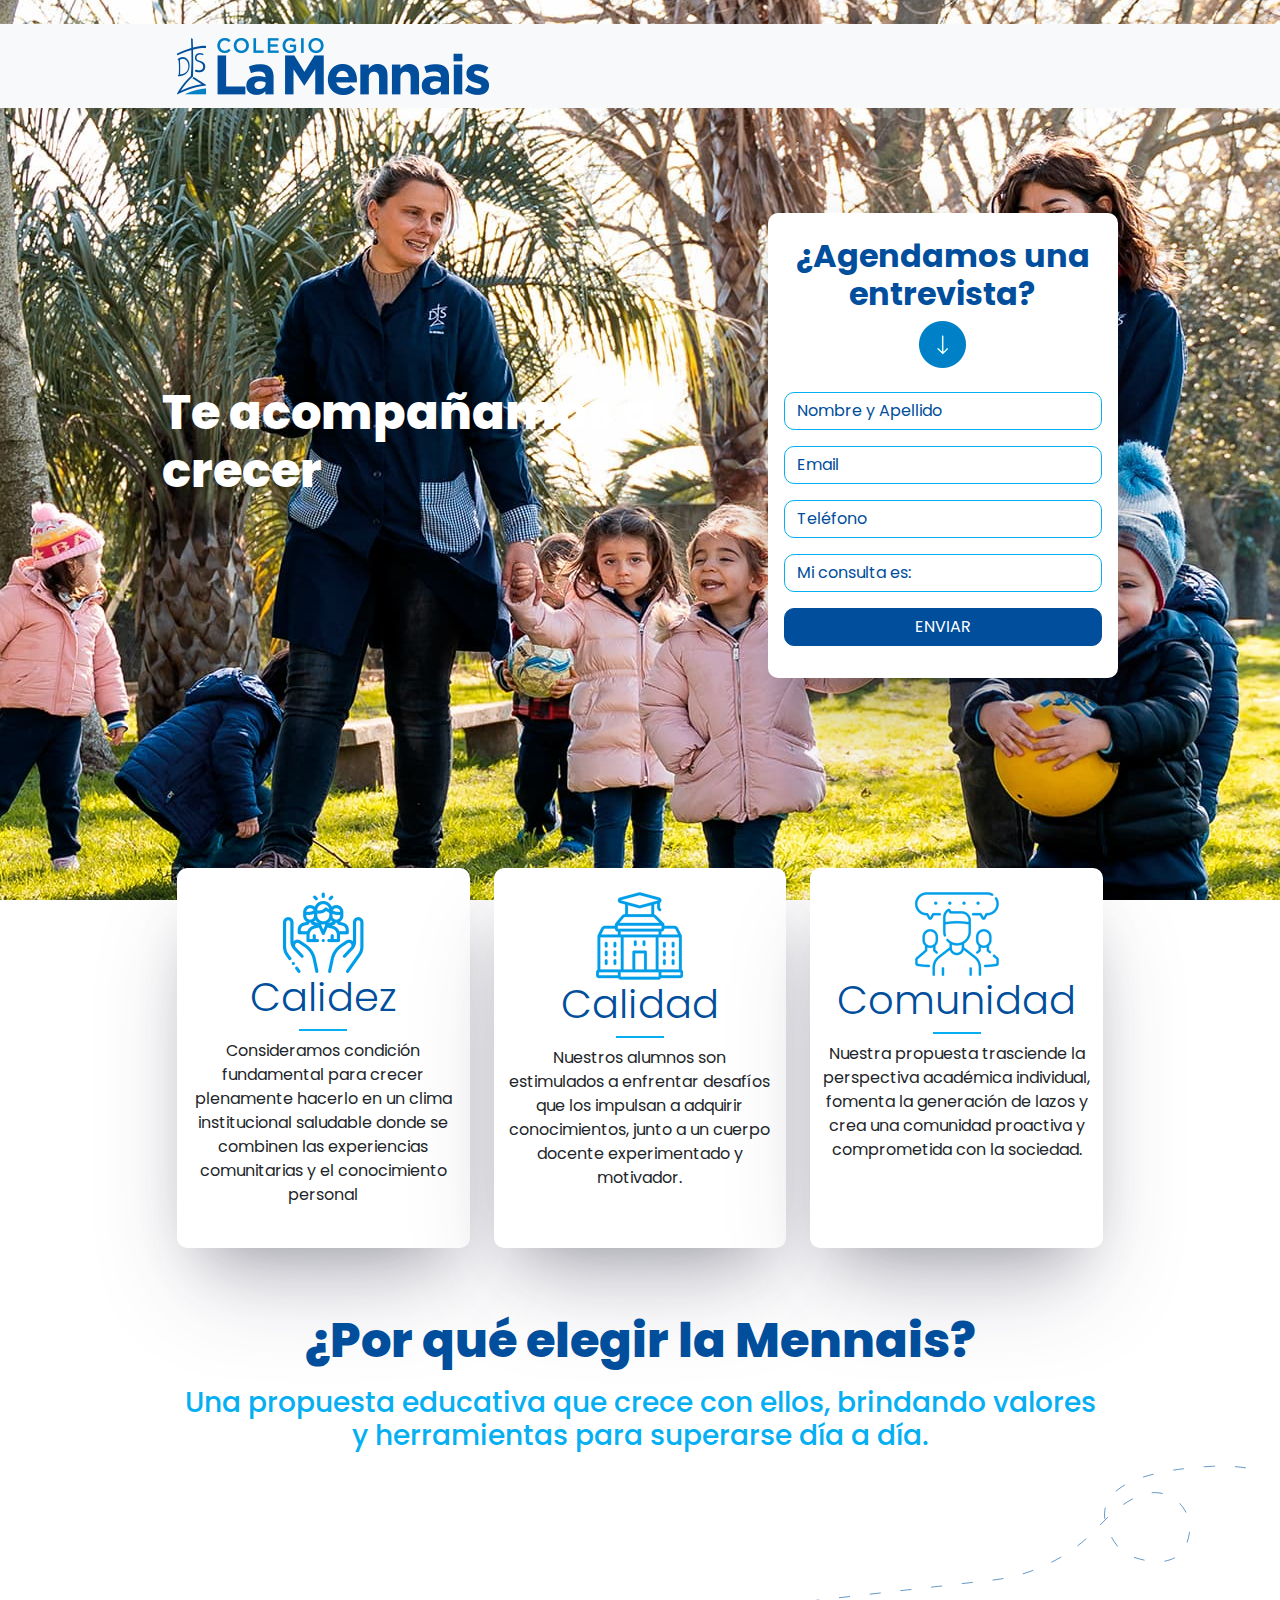
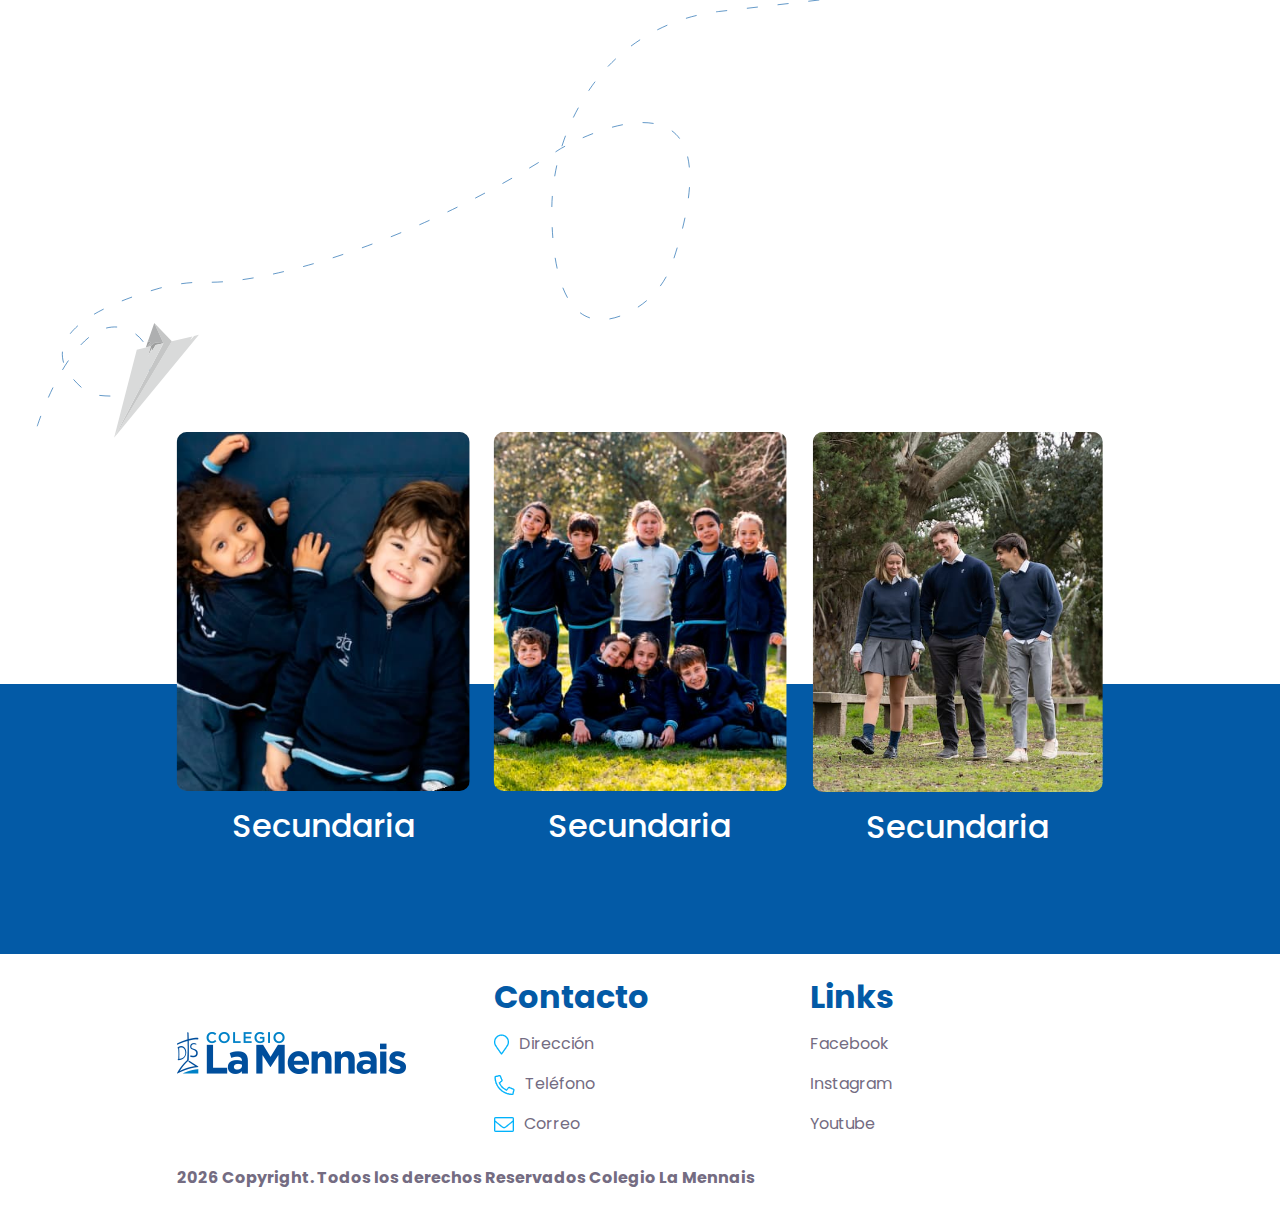
<file: index.html>
<!DOCTYPE html>
<html lang="es">

<head>
	<meta charset="UTF-8" />
	<meta http-equiv="X-UA-Compatible" content="IE=edge" />
	<meta name="viewport" content="width=device-width, initial-scale=1.0" />
	<link rel="stylesheet" href="./css/bootstrap.min.css" />
	<link rel="stylesheet" href="./css/styles.css" />
	<link rel="preconnect" href="https://fonts.googleapis.com">
	<link rel="preconnect" href="https://fonts.gstatic.com" crossorigin>
	<link href="https://fonts.googleapis.com/css2?family=Poppins:ital,wght@0,300;0,400;0,700;0,800;1,700;1,800&display=swap" rel="stylesheet">
	<title>La mennais</title>
</head>

<body>
	<!-- HEADER -->
	<header class="header">
		<!-- This div is  intentionally blank. It creates the transparent black overlay over the video which you can modify in the CSS -->
		<div class="overlay"></div>
		<video playsinline="playsinline" autoplay="autoplay" muted="muted" loop="loop" poster="./assets/HomeImagen.jpg">
		  <source src="http://patricio.com.uy/videoalianza/alianza.mp4" type="video/mp4">
		</video>
	</br>
	<!-- Barra de navegación -->
	<nav class="navbar navbar-light bg-light">
		<div class="container" style="max-width: 950px;">
			<a class="navbar-brand" href="#">
				<img src="./assets/Logo-Head.png" alt="logo-la-mennais" class="d-inline-block align-text-top">
			</a>
		</div>
	</nav>

	<!-- Conteneder de formulario y título -->
	<div id="content__header" class="container form__container d-flex align-items-center w-8">

		<div class="row">
			<!-- Columna 1 -->
			<div class="col-sm-12 col-md-7 d-flex flex-row justify-content-center align-items-center">
				<div id="title__main" class="d-flex flex-row justify-content-center">
					<h2 id="title" class="text-white">Te acompañamos a crecer</h2>
				</div>
			</div>
			<!-- Fin Columna 1 -->

			<!-- Columna 2 -->
			<div class="col-sm-12 col-md-5  d-flex flex-row justify-content-end align-items-center">
				<div class="card form__contact">
					<header class="card-header bg-transparent text-center" style="border-bottom: 0;">
						<h2 class="title__Two">¿Agendamos una entrevista?</h1>
							<div class="container">
								<img src="./assets/Scroll-down.png" alt="Scroll down"
									class="d-inline-block align-text-top">
							</div>
					</header>
					<div class="card-body">
						<form method="POST" action="./mail.php">
							<div class="mb-3">
								<input 
								aria-describedby="ayudaNombre"
								id="inpuntNombre" 
								name="fullName"
								placeholder="Nombre y Apellido" 
								required
								type="text" class="form-control"
								>
							</div>
							<div class="mb-3">
								<input 
								aria-describedby="ayudaEmail"
								class="form-control" 
								id="inputEmail"
								name="email"
								placeholder="Email" 
								required
								type="email" 
								>
							</div>
							<div class="mb-3">
								<input 
								aria-describedby="ayudaTelefono"
								class="form-control" 
								id="inputTelefono"
								name="telf" 
								placeholder="Teléfono" 
								required	
								type="tel" 
								>
							</div>
							<div class="mb-3">
							<input 
								class="form-control"
								id="inputMensaje"
								name="mensaje" 
								placeholder="Mi consulta es:" 
								required
								type="text"
								autocomplete="off"
								>
							</div>
							<div class="d-flex justify-content-center">
								<button 
								   type="submit" 
								   class="btn btn-primary"
								   >
								   ENVIAR
								</button>
							</div>
						</form>
					</div>
				</div>
			</div>
			<!-- Fin Columna 2 -->
		</div>
	</header>

	<!-- CUERPO CONTENIDO PRINCIPAL -->
	<main class="container" style="max-width: 950px;">
		<!--FEATURES  -->
		<section>
			<canvas id="canvas-balloon" width="90" height="400" style="position: absolute; margin-top: 3rem; margin-left: -8rem;">
				Your browser does not support the HTML5 canvas tag.
			</canvas>
			<div class="row" style="margin-top: -3rem;">
				<div class="col-12 col-sm-12 col-md-4 py-3 d-flex flex-row justify-content-center align-items-center">
					<div class="card card__features">
						<div class="icon__contact-form">
							<img src="./assets/Calidez.png" alt="..." />
							<h3 id="title__features">Calidez</h3>
							<hr />
						</div>
						<p class="card-text text-center">
							Consideramos condición fundamental para crecer plenamente hacerlo en un clima institucional saludable donde se combinen las experiencias comunitarias y el conocimiento personal
						</p>
					</div>
				</div>
				<div class="col-12  col-sm-12 col-md-4 py-3 d-flex flex-row justify-content-center align-items-center">
					<div class="card card__features">
						<div class="icon__contact-form">
							<img src="./assets/Calidad.png" alt="..." />
							<h3 id="title__features">Calidad</h3>
							<hr />
						</div>
						<p class="card-text text-center">
							Nuestros alumnos son estimulados a enfrentar desafíos que los impulsan a adquirir conocimientos, junto a un cuerpo docente experimentado y motivador.
						</p>
					</div>
				</div>
				<div class="col-12  col-sm-12  col-md-4 py-3 d-flex flex-row justify-content-center align-items-center">
					<div class="card card__features">
						<div class="icon__contact-form">
							<img src="./assets/Comunidad.png" alt="..." />
							<h3 id="title__features">Comunidad</h3>
							<hr />
						</div>
						<p class="card-text text-center">
							Nuestra propuesta trasciende la perspectiva académica individual, fomenta la generación de lazos y crea una comunidad proactiva y comprometida con la sociedad.
						</p>
					</div>
				</div>
			</div>
		</section>

		<!-- WHY LA MENNAIS -->
		<section style="position: relative;">
		
			<!-- Airplane animation -->
				<svg viewBox="0 0 1920 1080" class="svgPath">
					<path
						id="planePath"
						class="planePath"
						d="M26.2,982.5c0,0,56.1-177.1,136-145.9
						c19.1,7.5,32.4,25.3,34.2,45.7c2.3,24.9-7.2,64-82.7,53.3c-13.4-1.9-27.5-16.7-36-27.2c-22-27.1-39.2-83.3,129.3-132.9
						c24.8-7.3,50.6-10.8,76.4-10.2c90.4,2.1,311.8-58.3,533.4-201.6c0,0,280.7-162.9,170,170.9c-10.8,32.7-34,59.8-64.7,75.4
						c-48.4,24.5-114.4,26.2-118.1-143.7c-1.6-72.3,20.6-141.4,60.9-198c44.8-62.9,114.5-103.4,191.2-112.2l414.2-47.5
						c61.3-7,118.2-35.5,160.2-80.7c33.4-36,77.4-68,114.5-42.3c16.8,11.7,25.7,32.1,22.8,52.3c-3.5,24.8-21.8,60.6-92.8,32.8
						c-12.6-4.9-22.9-22.6-28.8-34.8c-15.2-31.4-18.9-90.1,156.5-99.4c25.8-1.4,51.7,1.2,76.7,7.8"
					/>
					<!-- d="M-226 626c439,4 636,-213 934,-225 755,-31 602,769 1334,658 562,-86 668,-698 266,-908 -401,-210 -893,189 -632,630 260,441 747,121 1051,91 360,-36 889,179 889,179" -->
					<g id="plane">
						<polygon
							transform="scale(0.5)"
							class="fil1"
							points="-141,-10 199,0 -198,-72 -188,-61 -171,-57 -184,-57 "
						/>
						<polygon
							transform="scale(0.5)"
							class="fil2"
							points="199,0 -141,-10 -163,63 -123,9 "
						/>
						<polygon
							transform="scale(0.5)"
							class="fil3"
							points="-95,39 -113,32 -123,9 -163,63 -105,53 -108,45 -87,48 -90,45 -103,41 -94,41 "
						/>
						<path
							transform="scale(0.5)"
							class="fil4"
							d="M-87 48l-21 -3 3 8 19 -4 -1 -1zm-26 -16l18 7 -2 -1 32 -7 -29 1 11 -4 -24 -1 -16 -18 10 23zm10 9l13 4 -4 -4 -9 0z"
						/>
						<polygon
							transform="scale(0.5)"
							class="fil1"
							points="-83,28 -94,32 -65,31 -97,38 -86,49 -67,70 199,0 -123,9 -107,27 "
						/>
					</g>
					<!-- Define the motion path animation -->
					<animateMotion
						xlink:href="#plane"
						dur="9s"
						repeatCount="indefinite"
						rotate="auto"
					>
						<mpath xlink:href="#planePath" />
					</animateMotion>
				</svg>
			<!-- Airplane animation -->


			<div class="text-center mt-5 mb-3">
				<h3 class="title__Three">
					¿Por qué elegir la Mennais?
				</h3>
			</div>
			<div class="text-center color-light-blue">
				<h4 class="h3">
					Una propuesta educativa que crece con ellos, brindando valores y herramientas para superarse día a
					día.
				</h4>
			</div>			
				<iframe 
				width="560" 
				height="315" 
				src="https://www.youtube.com/embed/jy0mIluLCjk?rel=0" 
				title="YouTube video player" 
				frameborder="0" 
				class="mt-5 video-2 rounded iframe"
				allow="accelerometer; autoplay; clipboard-write; encrypted-media; gyroscope; picture-in-picture" 
				allowfullscreen></iframe>


			<div class="row mt-3">
				<div class="col-12 col-md-4 d-flex flex-row justify-content-center align-items-center">
					<div class="card card__levels bg-transparent is__mobile">
						<img src="./assets/01-Inicial.jpg" class="rounded card-img-top card__image__size" alt="img_inicial">
						<div class="card-body">
							<p class="h2 text-center text-white text-blue">
								Inicial
							</p>
						</div>
					</div>

					<div class="card__fx">
						<div class="card card__levels bg-transparent">
							<div class="card__fx_img">
								<img src="./assets/01-Inicial.jpg" class="rounded card-img-top card__image__size" alt="img_secundaria">
							</div>
							<div class="card-body">
								<p class="h2 text-center text-white text-blue">
									Secundaria
								</p>
								<!-- style="max-width: 293px; max-height: 360px;" -->
							</div>
							<div class="card__fx_details">
								<div class="card_fx_text">
									<p>
										Guiamos a los niños en el desarrollo de habilidades sociales y cognitivas que les permiten resolver situaciones cotidianas, demostrar sus emociones, ser tolerantes, trabajar colaborativamente y crecer en su dimensión espiritual. Atendemos a las capacidades individuales y estimulamos el desarrollo de las múltiples formas de inteligencia. Esto se realiza a través de una propuesta que aborda diferentes áreas: lengua, matemáticas, ciencias de la naturaleza, inglés, informática, expresión corporal y plástica, educación física, sensibilización musical, y catequesis. A través del juego, la música, trabajos gráficos y plásticos, los niños van experimentando la dimensión trascendente de su vida. Promovemos la capacidad de asombro, la contemplación de lo cotidiano y de la naturaleza.
									</p>
								</div>
							</div>
						</div>
					</div>





				</div>



				
				<div class="col-12 col-md-4 d-flex flex-row justify-content-center align-items-center">
					<div class="card card__levels bg-transparent is__mobile">
						<img src="./assets/02-Primaria.jpg" class="rounded card-img-top card__image__size" alt="img_primaria">
						<div class="card-body">
							<p class="h2 text-center text-white text-blue">
								Primaria
							</p>
						</div>
					</div>

					<div class="card__fx">
						<div class="card card__levels bg-transparent">
							<div class="card__fx_img">
								<img src="./assets/02-Primaria.jpg" class="rounded card-img-top card__image__size" alt="img_secundaria">
							</div>
							<div class="card-body">
								<p class="h2 text-center text-white text-blue">
									Secundaria
								</p>
								<!-- style="max-width: 293px; max-height: 360px;" -->
							</div>
							<div class="card__fx_details">
								<div class="card_fx_text">
									<p>
										Nuestra propuesta educativa es de carácter integral. Atiende todos los aspectos que el niño necesita para crecer en su dimensión física, espiritual e intelectual. Incentivamos un sólido desarrollo de la lectura, la escritura y el razonamiento lógico-matemático, la enseñanza del inglés con una importante carga horaria, así como la utilización de las herramientas que brindan las nuevas tecnologías de la información y comunicación. La educación física y la práctica deportiva son atendidas para el integral desarrollo de nuestros alumnos. La atención a los vínculos y la mirada trascendente de lo cotidiano a través de los espacios pastorales ayudan al crecimiento integral de nuestros niños.
									</p>
								</div>
							</div>
						</div>
					</div>



				</div>
				<div class="col-12 col-md-4 d-flex flex-row justify-content-center align-items-center">
					
					
					
					
					<div class="card card__levels bg-transparent is__mobile">
						<img src="./assets/03-Secundaria.jpg" class="rounded card-img-top card__image__size" alt="img_primaria">
						<div class="card-body">
							<p class="h2 text-center text-white text-blue">
								Secundaria
							</p>
						</div>
					</div>




					<div class="card__fx">
						<div class="card card__levels bg-transparent">
							<div class="card__fx_img">
								<img src="./assets/03-Secundaria.jpg" class="rounded card-img-top card__image__size" alt="img_secundaria">
							</div>
							<div class="card-body">
								<p class="h2 text-center text-white text-blue">
									Secundaria
								</p>
								<!-- style="max-width: 293px; max-height: 360px;" -->
							</div>
							<div class="card__fx_details">
								<div class="card_fx_text">
									<p>
										En las distintas asignaturas, propuestas y proyectos, estimulamos la investigación como herramienta indispensable para el futuro y para la transformación de la información en conocimiento. La apropiación del idioma Inglés como una segunda lengua, se logra no sólo a través de la preparación de exámenes internacionales, sino también en proyectos transversales y asignaturas en inglés. Ofrecemos una estructura de clases de apoyo a todos los alumnos, orientada al fortalecimiento de los aprendizajes. Los espacios pastorales y de voluntariado aseguran el crecimiento espiritual y la dimensión trascendente. La educación física y los deportes estimulan el desarrollo físico y el trabajo en equipo.
									</p>
								</div>
							</div>
						</div>
					</div>
				</div>
			</div>


		</section>
	</main>
	<section class="section__divider"></section>

	<!-- FOOTER -->
	<footer class="container" style="max-width: 950px;">
		<div class="row">
			<div class="col d-flex align-items-center mb-4">
				<img src="./assets/Logo-Foot.png" alt="logo-la-mennais">
			</div>
			<div class="col">
				<h3>Contacto</h3>
				<ul>
					<li><img 
						src="./assets/Map-marker.png"
						alt="direccion">Dirección</li>
					<li><img 
						src="./assets/Phone.png" 
						alt="telefono">Teléfono
					</li>
					<li><img 
						src="./assets/Envelope.png" 
						alt="correo">Correo
					</li>
				</ul>
			</div>
			<div class="col">
				<h3>Links</h3>
				<ul>
					<li>Facebook</li>
					<li>Instagram</li>
					<li>Youtube</li>
				</ul>
			</div>
		</div>
		<div>
			<h5><span id="year"></span> Copyright. Todos los derechos Reservados Colegio La Mennais</h5>
		</div>
	</footer>

	<script src="./js/getYear.min.js" defer></script>
	<script src="./js/canvas.min.js" defer></script>
	<!-- <script src="js/canvas.js"></script> -->

</body>

</html>
</file>
<file: css/styles.css>
.header {
	position: relative;
	background-color: black;
	width: 100%;
	height: 100vh;
	overflow: hidden;
}

header video {
	position: absolute;
	top: 50%;
	left: 50%;
	min-width: 100%;
	min-height: 100%;
	width: auto;
	height: auto;
	-ms-transform: translateX(-50%) translateY(-50%);
	-moz-transform: translateX(-50%) translateY(-50%);
	-webkit-transform: translateX(-50%) translateY(-50%);
	transform: translateX(-50%) translateY(-50%);
}
/* header #video {
	position: absolute;
	top: 50%;
	left: 50%;
	min-width: 100%;
	min-height: 100%;
	width: auto;
	height: auto;
	-ms-transform: translateX(-50%) translateY(-50%);
	-moz-transform: translateX(-50%) translateY(-50%);
	-webkit-transform: translateX(-50%) translateY(-50%);
	transform: translateX(-50%) translateY(-50%);
} */

.video-stream {
	width: 100vw !important;
	height: 100vh !important;
}

#content__header {
	position: relative;
	margin-bottom: 6rem;
}

header .overlay {
	position: absolute;
	top: 0;
	left: 0;
	height: 100%;
	width: 100%;
	background-color: rgba(0, 0, 0, 0.425);
	opacity: 0.5;
}

body {
	font-family: 'Poppins', sans-serif;
}
:root {
	--deepblue: #004e9c;
	--gray: #746c82;
	--light-blue: #05aff2;
	--middle-blue: #035aa6;
}

.form-control {
	border: solid 1px;
	border-radius: 10px;
	border-color: var(--light-blue);
}
.form-control::placeholder {
	color: var(--deepblue);
}

.form__contact {
	max-height: 600px;
	max-width: 350px;
	padding: 1rem 0 1rem 0;
}
.card {
	border: none;
	border-radius: 10px;
	box-shadow: rgba(50, 50, 93, 0.25) 0px 50px 100px -20px,
		rgba(0, 0, 0, 0.3) 0px 30px 60px -30px;
}

.card__fx {
	position: relative;
	top: 50%;
	left: 50%;
	transform: translate(-50%, -50%);
	max-width: 293px;
	max-height: 360px;
	border-radius: 10px;
	background: transparent;
}

.card__fx .card__fx_img {
	width: 100%;
	height: 100%;
	overflow: hidden;
}

.card__fx .card__fx_img img {
	width: 100%;
	transition: 0.5s;
}
.card__fx:hover .card__fx_img img {
	opacity: 0.5;
	transform: translateX(30%); /*100%*/
}

.card__fx .card__fx_details {
	border-radius: 10px;
	position: absolute;
	color: white;
	font-size: 0.8rem;
	padding: 5px 0 0 10px;
	font-family: 'Poppins', sans-serif;
	top: 0;
	left: 0;
	width: 80%; /*100%*/
	height: 82.5%;
	background: var(--middle-blue);
	transition: 0.5s;
	transform-origin: left;
	transform: perspective(2000px) rotateY(-90deg);
	overflow-y: scroll;
}
.card__fx .card__fx_details::-webkit-scrollbar {
	width: 8px; /* Tamaño del scroll en vertical */
	height: 8px; /* Tamaño del scroll en horizontal */
}
.card__fx .card__fx_details::-webkit-scrollbar-thumb {
	background: white;
	border-radius: 4px;
}
.card__fx .card__fx_details::-webkit-scrollbar-thumb:hover {
	background: white;
	box-shadow: 0 0 2px 1px rgba(0, 0, 0, 0.2);
}
.card__fx .card__fx_details::-webkit-scrollbar-thumb:active {
	background-color: #999999;
}
.card__fx .card__fx_details::-webkit-scrollbar-track {
	background: #333;
	border-radius: 4px;
}
.card__fx .card__fx_details::-webkit-scrollbar-track:hover,
.card__fx .card__fx_details::-webkit-scrollbar-track:active {
	background: #333;
}

.card__fx:hover .card__fx_details {
	transform: perspective(2000px) rotateY(0deg);
}

.card__fx .card__fx_details .card__fx_text {
	padding: 20px;
	text-align: center;
	background: #fff;
	position: absolute;
	top: 50%;
	transform: translateY(-50%);
}

.card__fx .card__fx_details .card__fx_text p {
	margin: 10px 0;
	padding: 0;
	color: #262626;
}

.btn {
	background-color: var(--deepblue);
	border-color: var(--deepblue);
	border-radius: 10px;
	min-width: 100%;
}
.icon__contact-form {
	align-items: center;
	display: flex;
	flex-direction: column;
	justify-content: center;
}
#title {
	font-size: 3rem;
	font-weight: 800;
}
.title__Two {
	color: var(--deepblue);
	font-size: 2;
	font-weight: 700;
}
.title__Three {
	color: var(--deepblue);
	font-size: 3rem;
	font-weight: 800;
}
.title__video {
	color: white;
	font-size: 2.5rem;
	font-style: italic;
	font-weight: 700;
}
.overlay__video {
	opacity: 0.8;
	border-radius: 10px;
}
.video__secction {
	border: 0;
	background-color: black;
}
.color-light-blue {
	color: var(--light-blue);
}
#title__features {
	color: var(--deepblue);
	font-size: 2.5rem;
	font-weight: 300;
	margin: 0;
}
hr {
	border: 0;
	color: var(--light-blue);
	height: 2px !important;
	margin: 0.5rem 0 0.5rem 0;
	opacity: 1;
	width: 3rem;
}
.form__container {
	max-width: 980px;
	min-height: 75vh;
}
.card__features {
	min-height: 380px;
	padding: 1.5rem 0.8rem 2rem 0.8rem;
	text-align: center;
}
.card__levels {
	box-shadow: none;
}
.card__image__size {
	max-height: 360px;
	max-width: 293px;
}
.rounded {
	border-radius: 10px !important;
}
.section__divider {
	height: 30vh;
	background-color: var(--middle-blue);
	margin-top: -12vh;
}
.video-2 {
	width: 100%;
	height: 500px;
}

footer {
	color: var(--gray);
	padding: 1.5rem 0 1.5rem 0;
}
footer h3 {
	color: var(--middle-blue);
	font-size: 2rem;
	font-weight: 700;
}
footer h5 {
	font-size: 1rem;
	font-weight: 700;
	margin-top: 1rem;
}
footer img {
	width: '12px';
	margin-right: 10px;
}
ul {
	list-style: none;
	padding: 0;
	font-size: 1rem;
}
li {
	margin: 1rem 0 1rem 0;
}

.planePath {
	stroke: #035aa6;
	stroke-width: 0.1%;
	stroke-width: 0.06%;
	stroke-dasharray: 1% 2%;
	stroke-linecap: round;
	fill: none;
	color: red;
}

.fil1 {
	fill: #d9dada;
}

.fil2 {
	fill: #c5c6c6;
}

.fil4 {
	fill: #9d9e9e;
}

.fil3 {
	fill: #aeafb0;
}

.svgPath {
	z-index: 1;
	position: absolute;
	width: 1270px;
	left: -17%;
	margin-top: 4rem;
}

.iframe {
	position: relative;
	z-index: 2;
}

.is__mobile {
	display: none;
}

/* @media (max-width: 1300px) {
	.svgPath {
		z-index: 1;
		position: absolute;
		width: 1200px;
		left: 3rem;
		margin-top: 4rem;
	}
} */

@media (max-width: 768px) {
	.card__fx {
		display: none;
	}
	.svgPath {
		display: none;
	}

	.is__mobile {
		display: inline-block;
	}

	#title {
		font-size: 2.2rem;
		font-weight: 800;
		padding: 5rem 0 2rem 0;
		text-align: center;
		text-shadow: 2px 2px 6px rgb(43, 42, 42);
		text-shadow: black;
	}
	#title__main {
		height: 50vh;
	}
	.h3 {
		font-size: 1.2rem !important;
	}
	.form__container {
		min-height: 100%;
		margin: 1rem 0 1rem 0;
	}
	.header {
		height: 100%;
		overflow: hidden;
		padding-bottom: 2rem;
	}

	.title__video {
		font-size: 1.5rem;
		color: white;
		font-weight: 700;
		font-style: italic;
	}

	.video-2 {
		width: 100%;
		height: 300px;
	}

	main {
		margin-top: 70px;
	}
	.navbar-brand img {
		width: 300px;
	}
	.title__Three {
		font-weight: 800;
		color: var(--deepblue);
		font-size: 2rem;
	}
	footer h3 {
		color: var(--light-blue);
		font-size: 1.3rem;
		font-weight: 700;
	}
	footer h5 {
		font-size: 0.8rem;
		font-weight: 700;
		margin-top: 1rem;
	}
	.text-blue {
		color: var(--middle-blue) !important;
		margin-bottom: 0;
	}
	.section__divider {
		display: none;
		margin-top: 0;
	}
	footer {
		margin-top: 1rem;
	}
}

@media (max-height: 630px) {
	.form__contact {
		max-height: 500px;
		max-width: 350px;
		padding: 1rem 0 1rem 0;
		margin: 2rem 0 4rem 0;
	}

	.title__Two {
		color: var(--deepblue);
		font-size: 1.5rem;
		font-weight: 700;
	}

	.form-control::placeholder {
		font-size: 0.8rem;
	}

	.form-control {
		padding: 0.2rem 0.75rem;
	}
}
</file>
